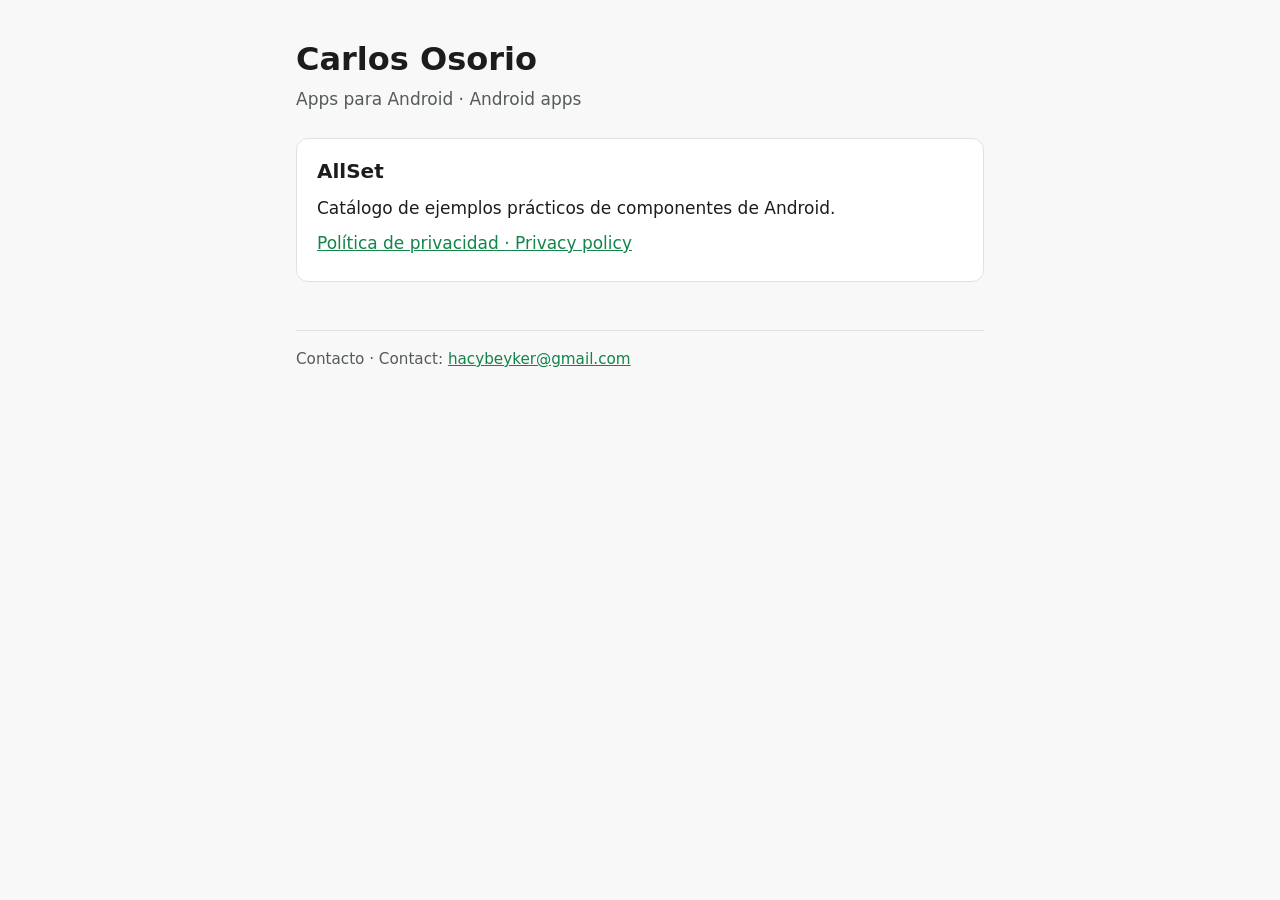
<file: index.html>
<!doctype html>
<html lang="es">
<head>
    <meta charset="utf-8">
    <meta name="viewport" content="width=device-width, initial-scale=1">
    <title>Carlos Osorio · Apps</title>
    <meta name="description" content="Apps para Android de Carlos Osorio y sus políticas de privacidad.">
    <link rel="stylesheet" href="/assets/style.css">
</head>
<body>
<main>
    <h1>Carlos Osorio</h1>
    <p class="muted">Apps para Android · Android apps</p>

    <section class="app">
        <h2>AllSet</h2>
        <p>Catálogo de ejemplos prácticos de componentes de Android.</p>
        <p><a href="/allset/privacidad/">Política de privacidad · Privacy policy</a></p>
    </section>

    <footer>
        Contacto · Contact: <a href="mailto:hacybeyker@gmail.com">hacybeyker@gmail.com</a>
    </footer>
</main>
</body>
</html>
</file>
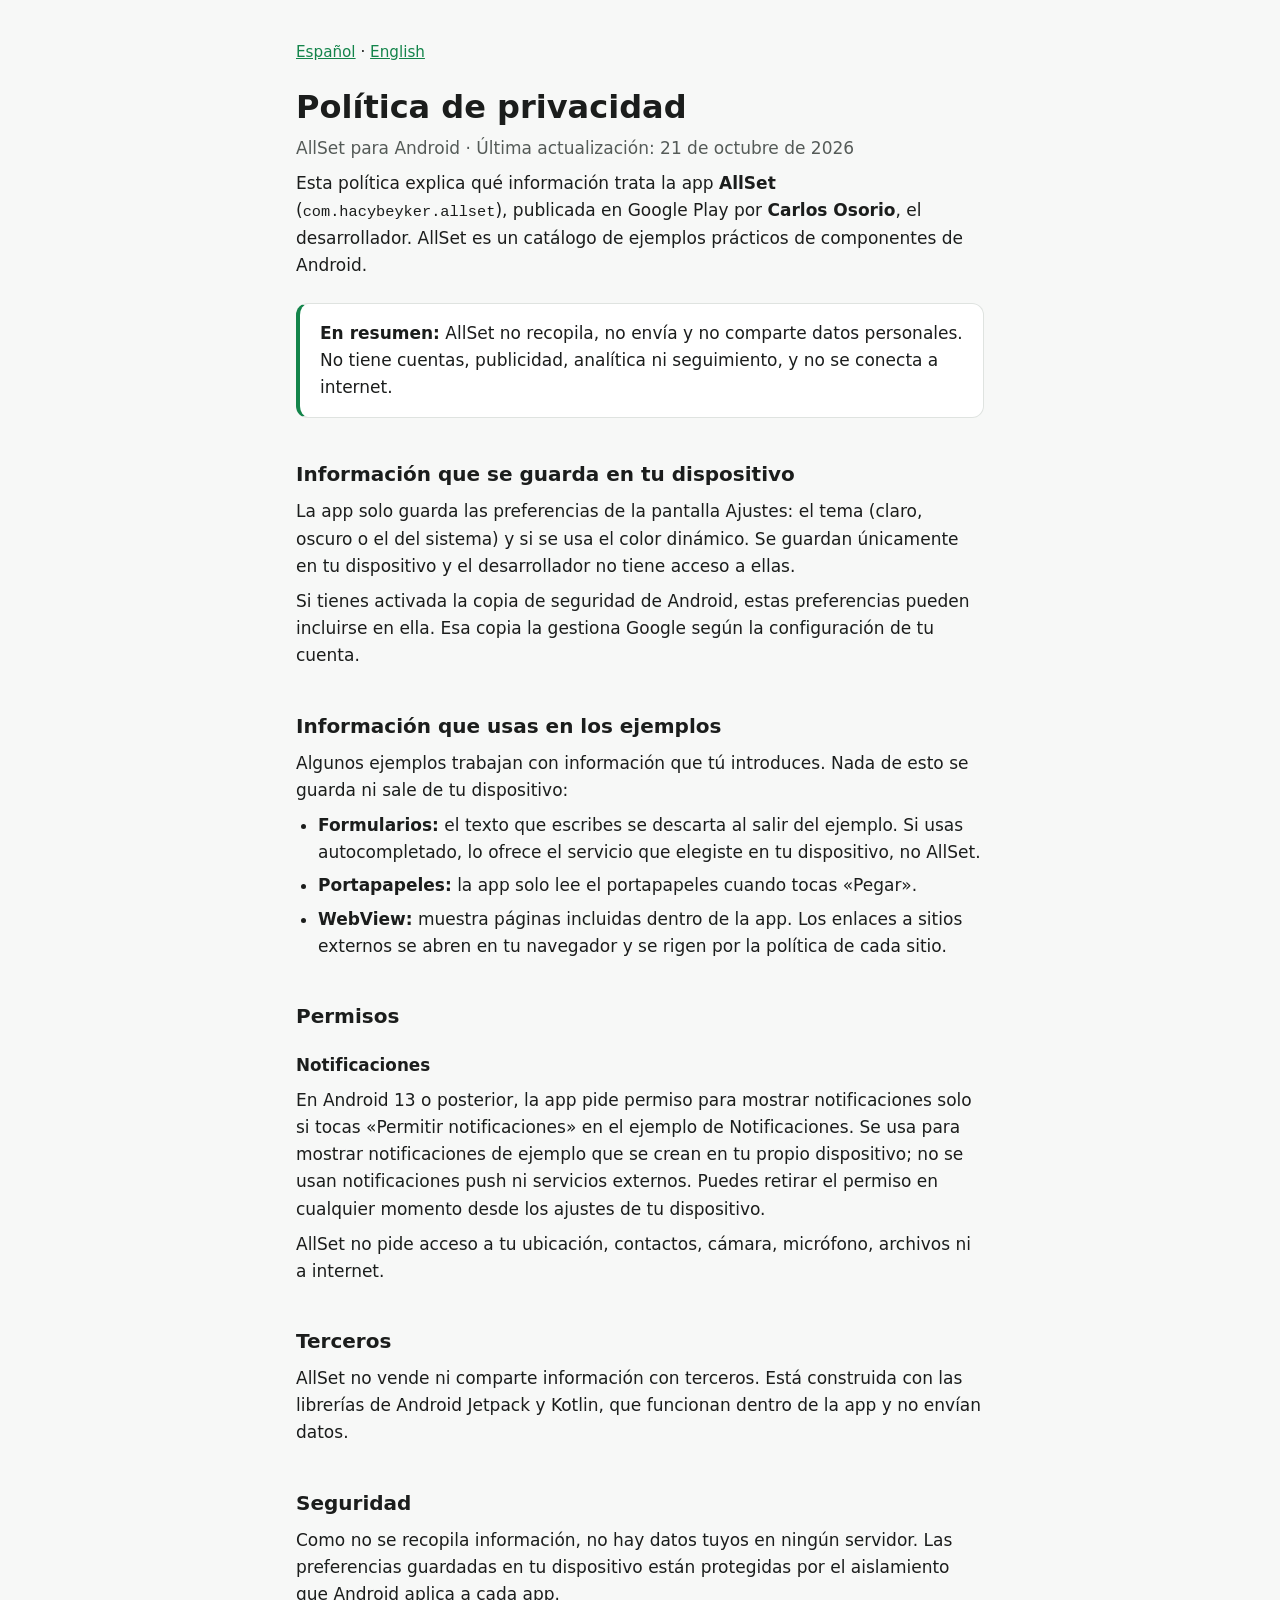
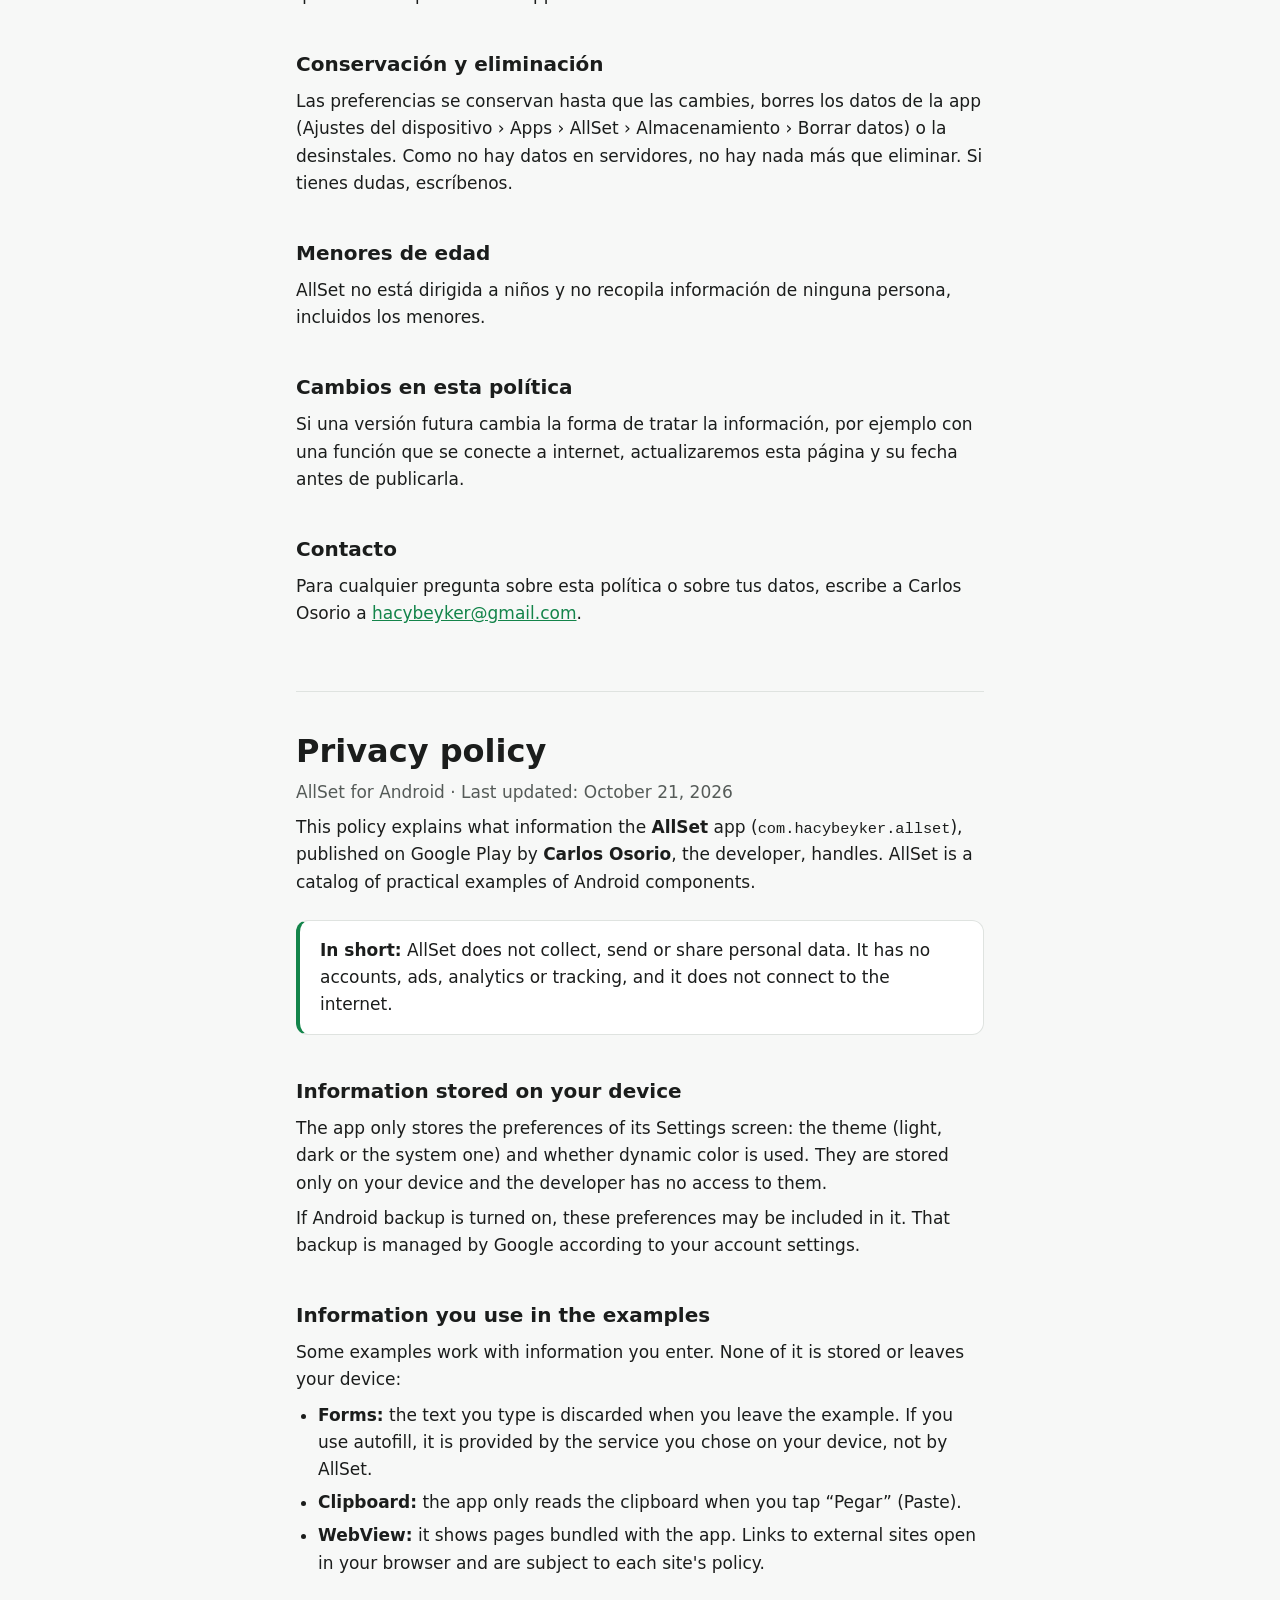
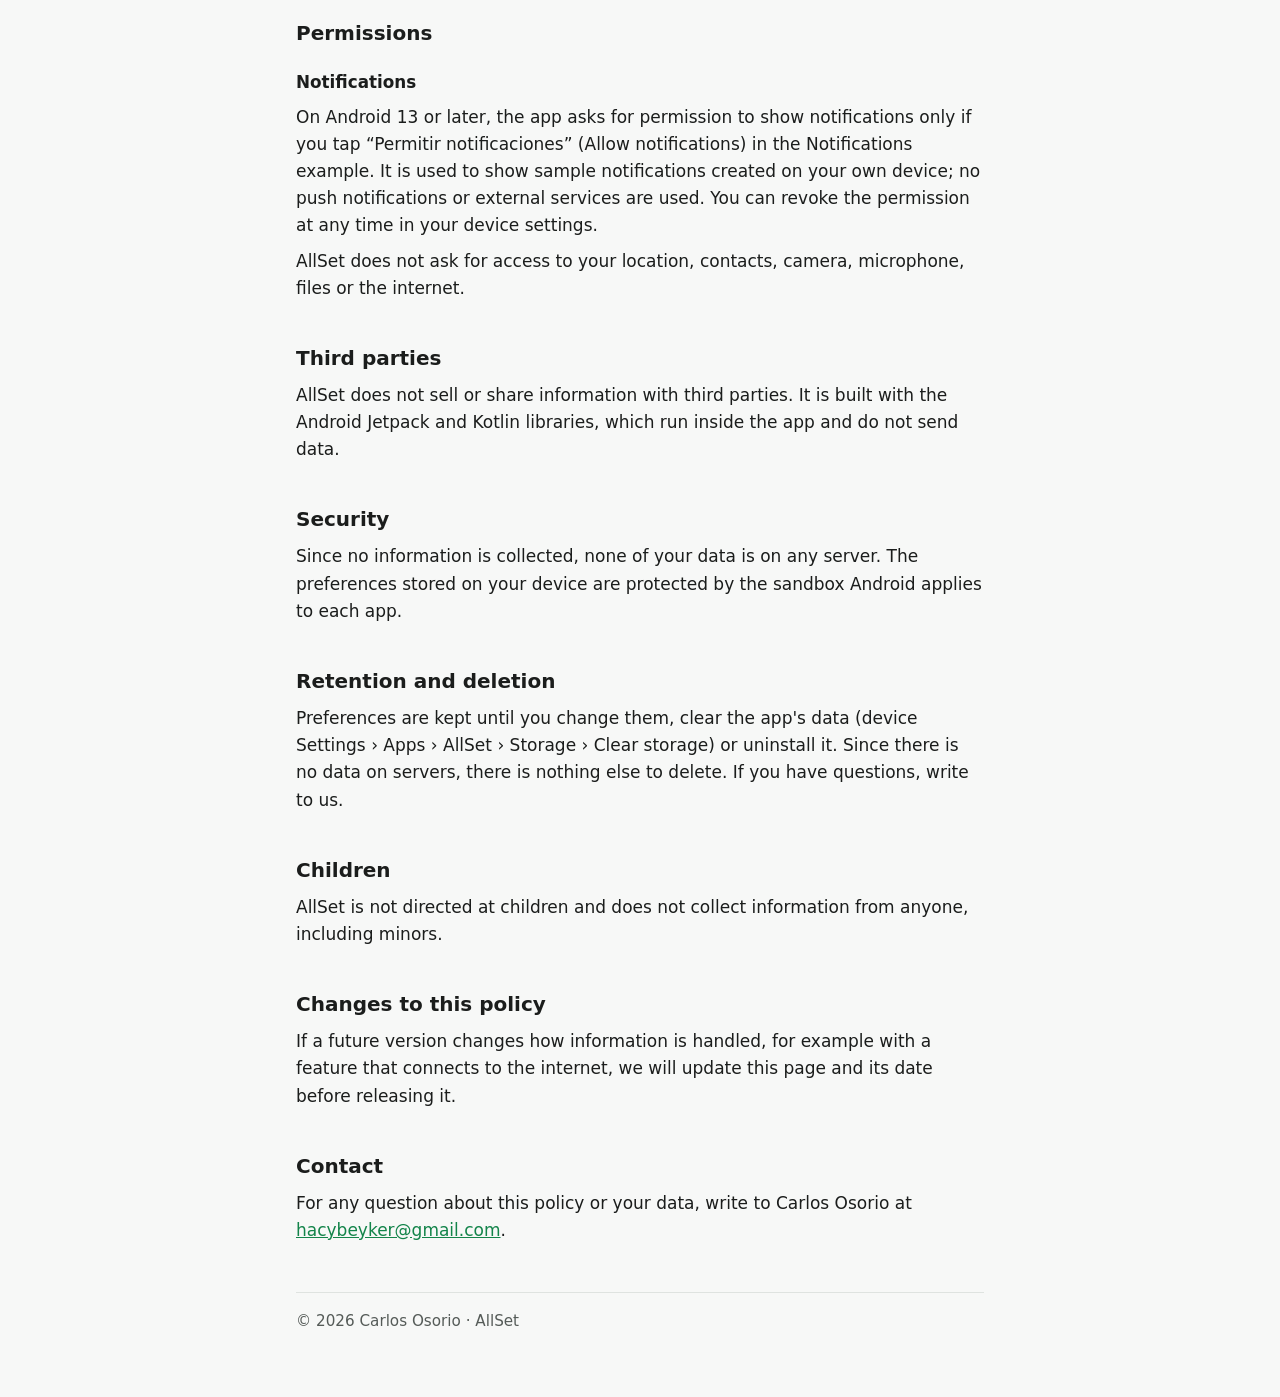
<file: allset/privacidad/index.html>
<!doctype html>
<html lang="es">
<head>
    <meta charset="utf-8">
    <meta name="viewport" content="width=device-width, initial-scale=1">
    <title>Política de privacidad · Privacy policy · AllSet</title>
    <meta name="description" content="Política de privacidad de la app AllSet para Android. Privacy policy of the AllSet Android app.">
    <link rel="stylesheet" href="/assets/style.css">
</head>
<body>
<main>
    <p class="lang-switch"><a href="#es">Español</a> · <a href="#en">English</a></p>

    <section id="es" class="language">
        <h1>Política de privacidad</h1>
        <p class="muted">AllSet para Android · Última actualización: 21 de octubre de 2026</p>

        <p>
            Esta política explica qué información trata la app <strong>AllSet</strong>
            (<code>com.hacybeyker.allset</code>), publicada en Google Play por <strong>Carlos Osorio</strong>,
            el desarrollador. AllSet es un catálogo de ejemplos prácticos de componentes de Android.
        </p>

        <div class="summary">
            <strong>En resumen:</strong> AllSet no recopila, no envía y no comparte datos personales. No tiene
            cuentas, publicidad, analítica ni seguimiento, y no se conecta a internet.
        </div>

        <h2>Información que se guarda en tu dispositivo</h2>
        <p>
            La app solo guarda las preferencias de la pantalla Ajustes: el tema (claro, oscuro o el del sistema) y
            si se usa el color dinámico. Se guardan únicamente en tu dispositivo y el desarrollador no tiene
            acceso a ellas.
        </p>
        <p>
            Si tienes activada la copia de seguridad de Android, estas preferencias pueden incluirse en ella. Esa
            copia la gestiona Google según la configuración de tu cuenta.
        </p>

        <h2>Información que usas en los ejemplos</h2>
        <p>Algunos ejemplos trabajan con información que tú introduces. Nada de esto se guarda ni sale de tu dispositivo:</p>
        <ul>
            <li>
                <strong>Formularios:</strong> el texto que escribes se descarta al salir del ejemplo. Si usas
                autocompletado, lo ofrece el servicio que elegiste en tu dispositivo, no AllSet.
            </li>
            <li>
                <strong>Portapapeles:</strong> la app solo lee el portapapeles cuando tocas «Pegar».
            </li>
            <li>
                <strong>WebView:</strong> muestra páginas incluidas dentro de la app. Los enlaces a sitios externos
                se abren en tu navegador y se rigen por la política de cada sitio.
            </li>
        </ul>

        <h2>Permisos</h2>
        <h3>Notificaciones</h3>
        <p>
            En Android 13 o posterior, la app pide permiso para mostrar notificaciones solo si tocas «Permitir
            notificaciones» en el ejemplo de Notificaciones. Se usa para mostrar notificaciones de ejemplo que se
            crean en tu propio dispositivo; no se usan notificaciones push ni servicios externos. Puedes retirar el
            permiso en cualquier momento desde los ajustes de tu dispositivo.
        </p>
        <p>AllSet no pide acceso a tu ubicación, contactos, cámara, micrófono, archivos ni a internet.</p>

        <h2>Terceros</h2>
        <p>
            AllSet no vende ni comparte información con terceros. Está construida con las librerías de Android
            Jetpack y Kotlin, que funcionan dentro de la app y no envían datos.
        </p>

        <h2>Seguridad</h2>
        <p>
            Como no se recopila información, no hay datos tuyos en ningún servidor. Las preferencias guardadas en
            tu dispositivo están protegidas por el aislamiento que Android aplica a cada app.
        </p>

        <h2>Conservación y eliminación</h2>
        <p>
            Las preferencias se conservan hasta que las cambies, borres los datos de la app (Ajustes del
            dispositivo › Apps › AllSet › Almacenamiento › Borrar datos) o la desinstales. Como no hay datos en
            servidores, no hay nada más que eliminar. Si tienes dudas, escríbenos.
        </p>

        <h2>Menores de edad</h2>
        <p>AllSet no está dirigida a niños y no recopila información de ninguna persona, incluidos los menores.</p>

        <h2>Cambios en esta política</h2>
        <p>
            Si una versión futura cambia la forma de tratar la información, por ejemplo con una función que se
            conecte a internet, actualizaremos esta página y su fecha antes de publicarla.
        </p>

        <h2>Contacto</h2>
        <p>
            Para cualquier pregunta sobre esta política o sobre tus datos, escribe a Carlos Osorio a
            <a href="mailto:hacybeyker@gmail.com">hacybeyker@gmail.com</a>.
        </p>
    </section>

    <section id="en" class="language" lang="en">
        <h1>Privacy policy</h1>
        <p class="muted">AllSet for Android · Last updated: October 21, 2026</p>

        <p>
            This policy explains what information the <strong>AllSet</strong> app
            (<code>com.hacybeyker.allset</code>), published on Google Play by <strong>Carlos Osorio</strong>, the
            developer, handles. AllSet is a catalog of practical examples of Android components.
        </p>

        <div class="summary">
            <strong>In short:</strong> AllSet does not collect, send or share personal data. It has no accounts,
            ads, analytics or tracking, and it does not connect to the internet.
        </div>

        <h2>Information stored on your device</h2>
        <p>
            The app only stores the preferences of its Settings screen: the theme (light, dark or the system one)
            and whether dynamic color is used. They are stored only on your device and the developer has no
            access to them.
        </p>
        <p>
            If Android backup is turned on, these preferences may be included in it. That backup is managed by
            Google according to your account settings.
        </p>

        <h2>Information you use in the examples</h2>
        <p>Some examples work with information you enter. None of it is stored or leaves your device:</p>
        <ul>
            <li>
                <strong>Forms:</strong> the text you type is discarded when you leave the example. If you use
                autofill, it is provided by the service you chose on your device, not by AllSet.
            </li>
            <li>
                <strong>Clipboard:</strong> the app only reads the clipboard when you tap “Pegar” (Paste).
            </li>
            <li>
                <strong>WebView:</strong> it shows pages bundled with the app. Links to external sites open in your
                browser and are subject to each site's policy.
            </li>
        </ul>

        <h2>Permissions</h2>
        <h3>Notifications</h3>
        <p>
            On Android 13 or later, the app asks for permission to show notifications only if you tap
            “Permitir notificaciones” (Allow notifications) in the Notifications example. It is used to show
            sample notifications created on your own device; no push notifications or external services are
            used. You can revoke the permission at any time in your device settings.
        </p>
        <p>AllSet does not ask for access to your location, contacts, camera, microphone, files or the internet.</p>

        <h2>Third parties</h2>
        <p>
            AllSet does not sell or share information with third parties. It is built with the Android Jetpack and
            Kotlin libraries, which run inside the app and do not send data.
        </p>

        <h2>Security</h2>
        <p>
            Since no information is collected, none of your data is on any server. The preferences stored on your
            device are protected by the sandbox Android applies to each app.
        </p>

        <h2>Retention and deletion</h2>
        <p>
            Preferences are kept until you change them, clear the app's data (device Settings › Apps › AllSet ›
            Storage › Clear storage) or uninstall it. Since there is no data on servers, there is nothing else to
            delete. If you have questions, write to us.
        </p>

        <h2>Children</h2>
        <p>AllSet is not directed at children and does not collect information from anyone, including minors.</p>

        <h2>Changes to this policy</h2>
        <p>
            If a future version changes how information is handled, for example with a feature that connects to
            the internet, we will update this page and its date before releasing it.
        </p>

        <h2>Contact</h2>
        <p>
            For any question about this policy or your data, write to Carlos Osorio at
            <a href="mailto:hacybeyker@gmail.com">hacybeyker@gmail.com</a>.
        </p>
    </section>

    <footer>© 2026 Carlos Osorio · AllSet</footer>
</main>
</body>
</html>
</file>
<file: assets/style.css>
:root {
    color-scheme: light dark;
    --bg: #f7f8f7;
    --surface: #ffffff;
    --text: #1b1d1c;
    --muted: #555b58;
    --accent: #13844a;
    --border: #dfe3e0;
}

@media (prefers-color-scheme: dark) {
    :root {
        --bg: #121413;
        --surface: #1c1f1d;
        --text: #e6e9e7;
        --muted: #a9b0ac;
        --accent: #5fd394;
        --border: #2e3330;
    }
}

* {
    box-sizing: border-box;
}

body {
    margin: 0;
    background: var(--bg);
    color: var(--text);
    font: 17px/1.6 system-ui, -apple-system, "Segoe UI", Roboto, sans-serif;
}

main {
    max-width: 720px;
    margin: 0 auto;
    padding: 40px 16px 64px;
}

h1 {
    margin: 0;
    font-size: 2rem;
    line-height: 1.2;
}

h2 {
    margin: 40px 0 8px;
    font-size: 1.25rem;
}

h3 {
    margin: 20px 0 4px;
    font-size: 1.05rem;
}

p, ul {
    margin: 8px 0;
}

ul {
    padding-left: 22px;
}

li + li {
    margin-top: 6px;
}

a {
    color: var(--accent);
}

code {
    font-size: 0.9em;
    overflow-wrap: anywhere;
}

.muted {
    color: var(--muted);
}

.lang-switch {
    margin: 0 0 24px;
    font-size: 0.95rem;
}

.summary {
    margin-top: 24px;
    padding: 16px 20px;
    background: var(--surface);
    border: 1px solid var(--border);
    border-left: 4px solid var(--accent);
    border-radius: 12px;
}

.language + .language {
    margin-top: 64px;
    padding-top: 40px;
    border-top: 1px solid var(--border);
}

.app {
    margin-top: 24px;
    padding: 16px 20px;
    background: var(--surface);
    border: 1px solid var(--border);
    border-radius: 12px;
}

.app h2 {
    margin: 0 0 4px;
}

footer {
    margin-top: 48px;
    padding-top: 16px;
    border-top: 1px solid var(--border);
    color: var(--muted);
    font-size: 0.95rem;
}
</file>
